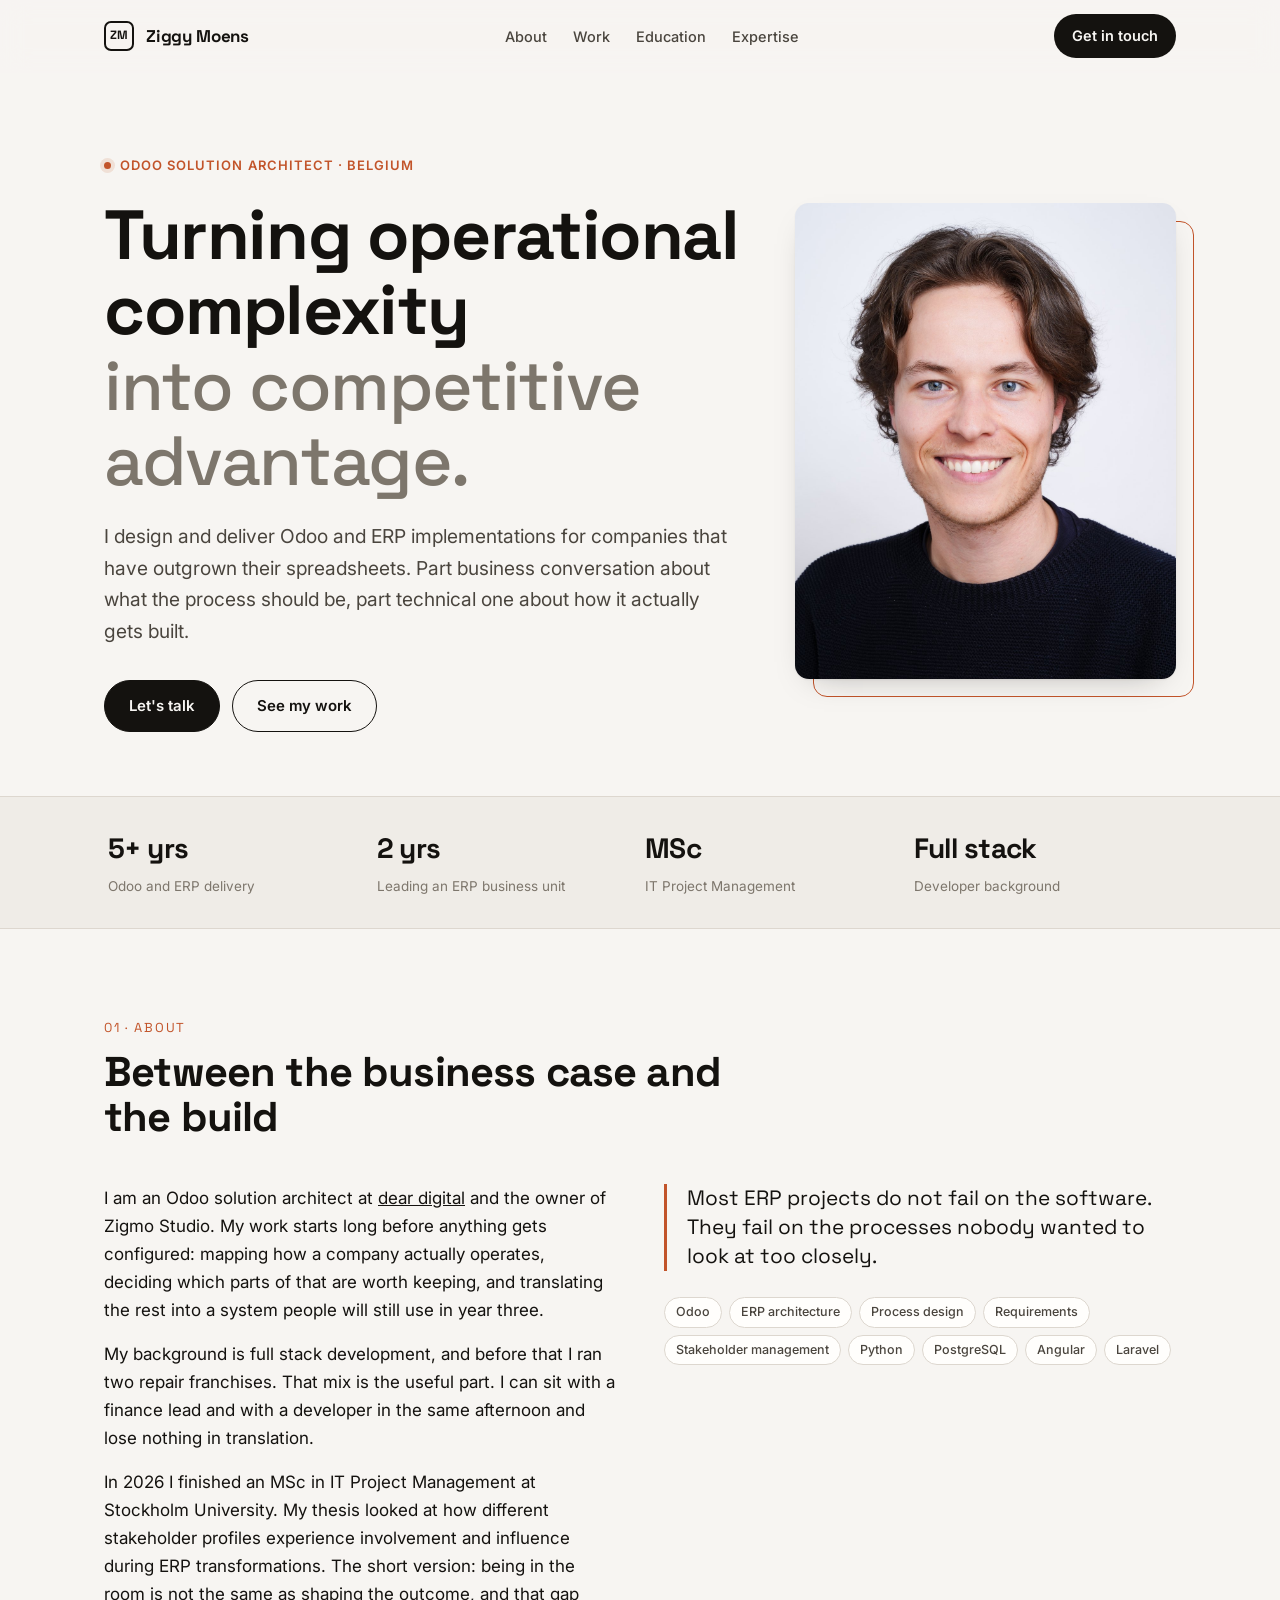
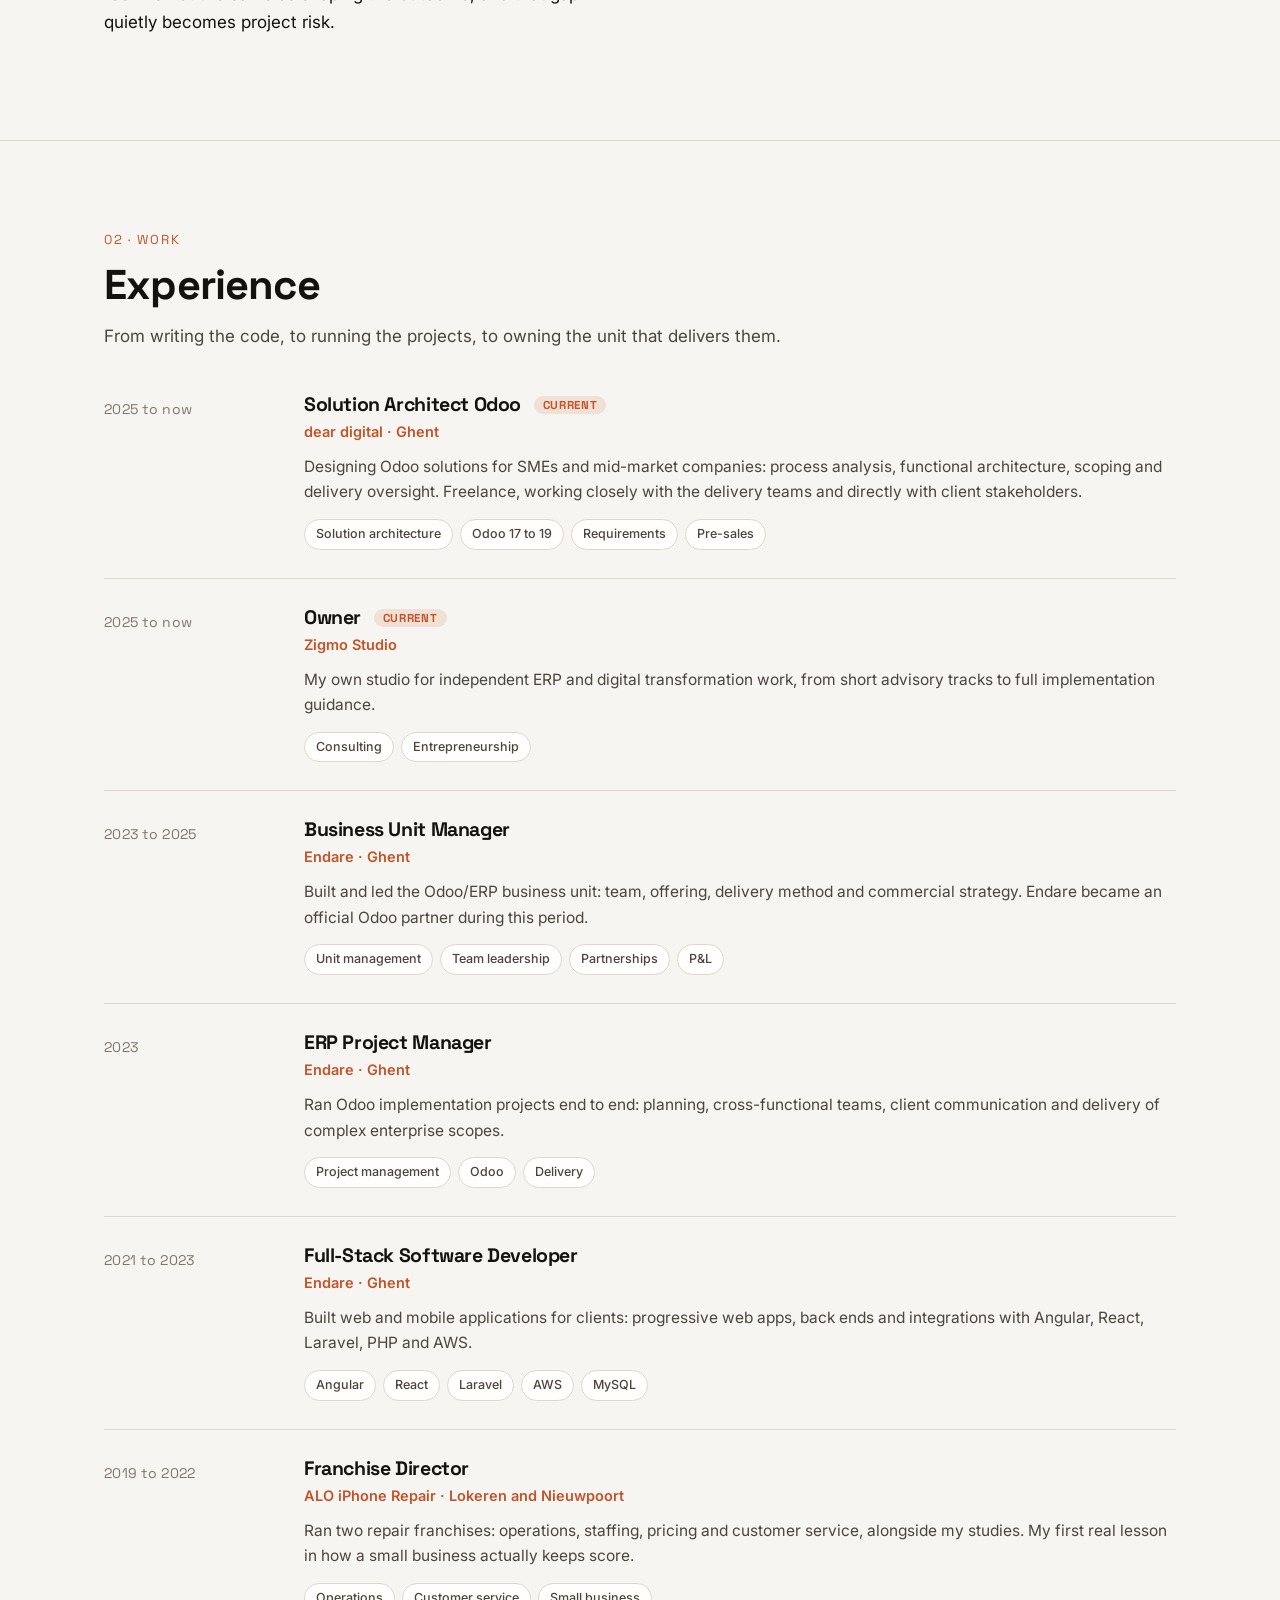
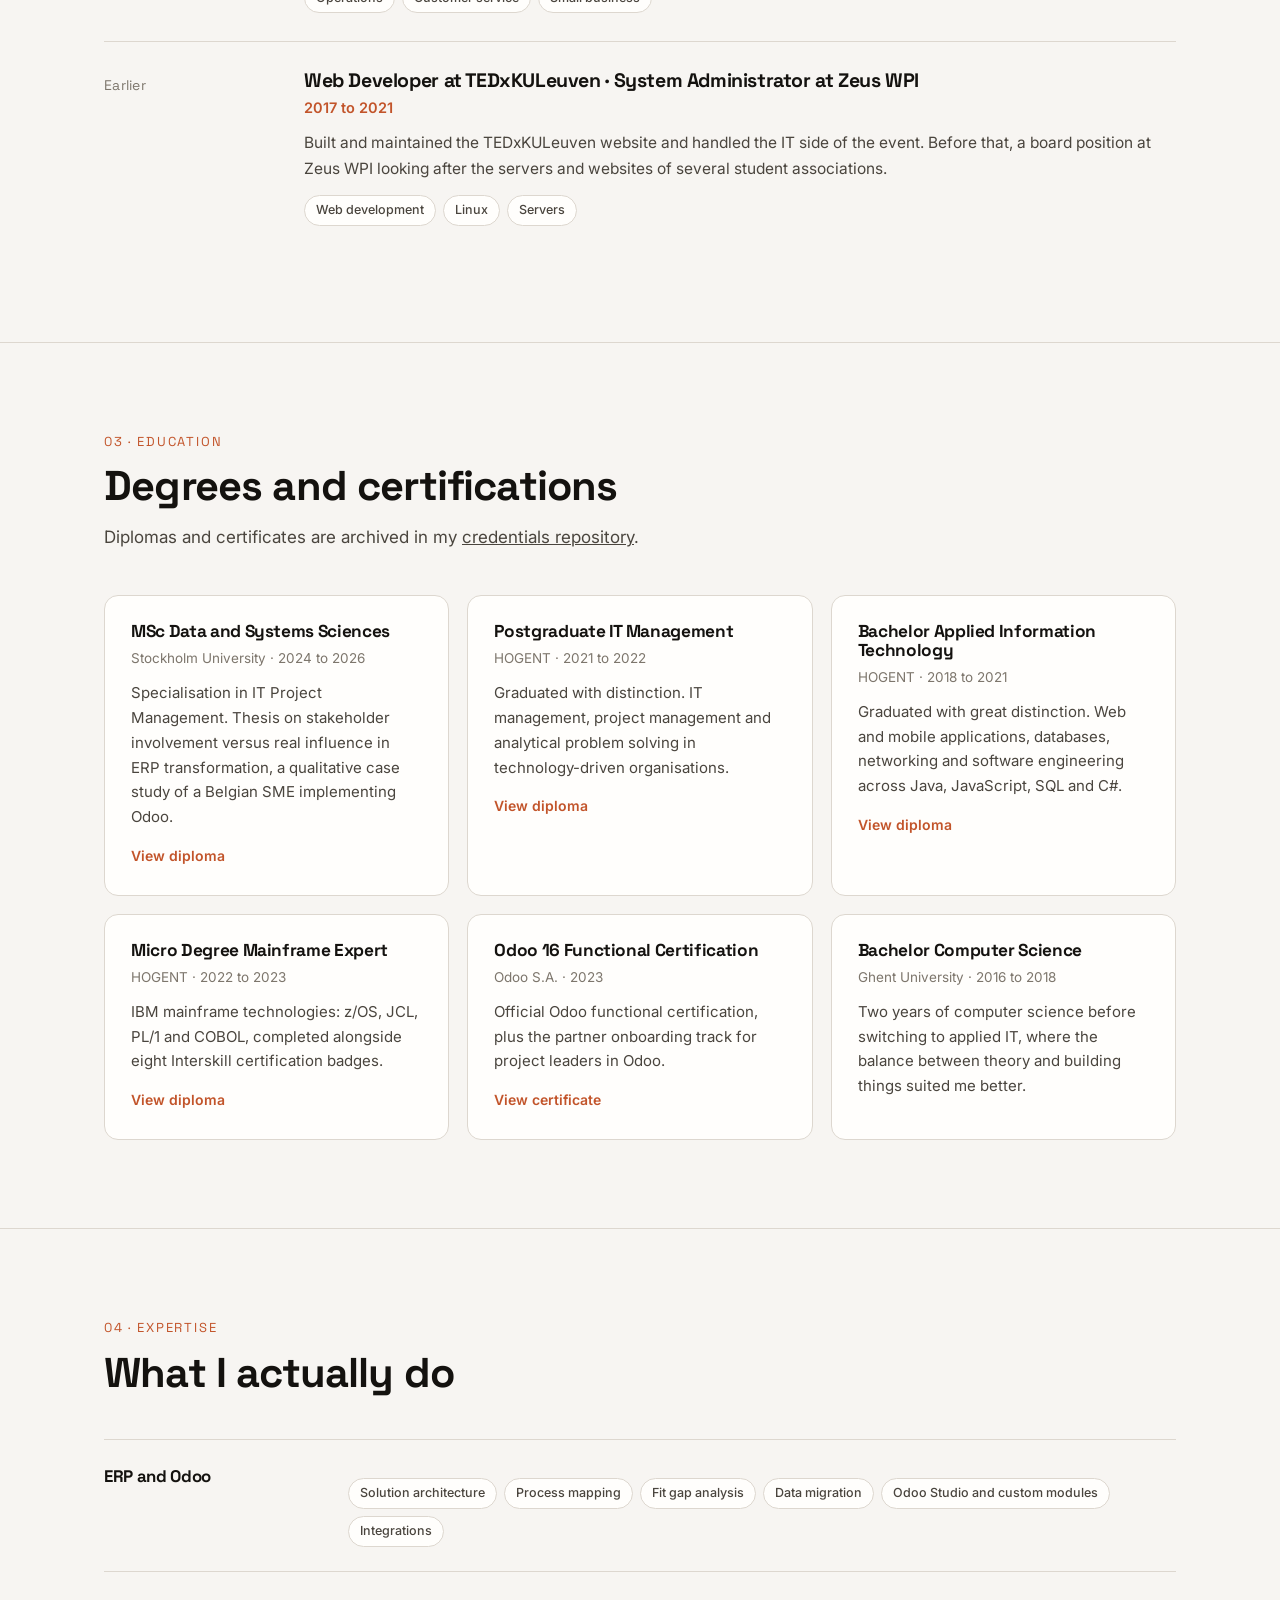
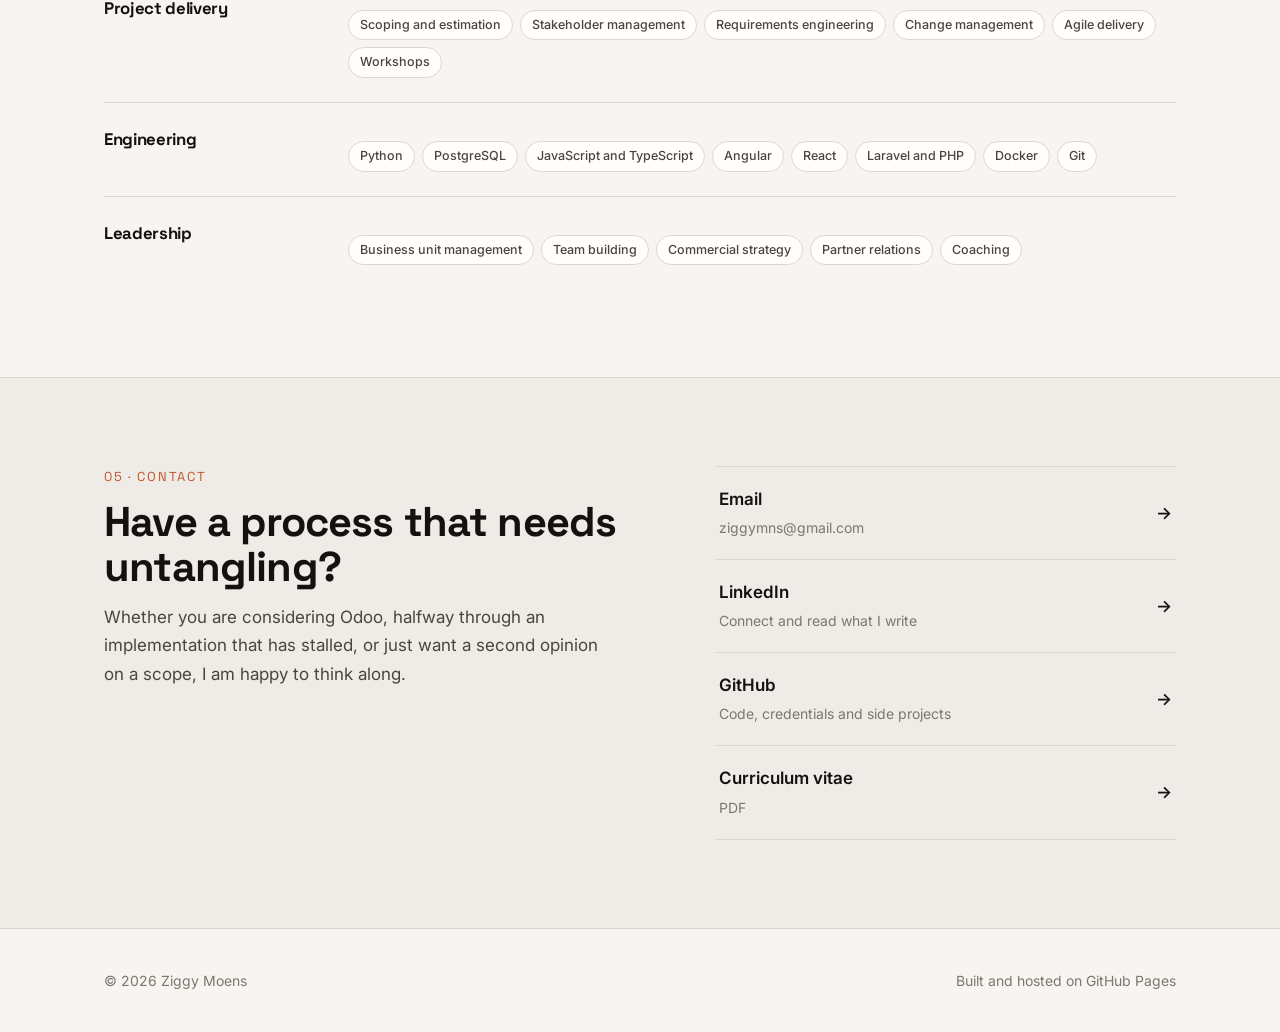
<file: index.html>
<!DOCTYPE html>
<html lang="en">
<head>
<meta charset="utf-8">
<meta name="viewport" content="width=device-width, initial-scale=1">
<title>Ziggy Moens · Odoo Solution Architect</title>
<meta name="description" content="Ziggy Moens is an Odoo solution architect in Belgium. I design and deliver ERP implementations for companies that have outgrown their spreadsheets.">
<meta name="author" content="Ziggy Moens">
<link rel="canonical" href="https://ziggymoens.github.io/">
<meta property="og:type" content="website">
<meta property="og:title" content="Ziggy Moens · Odoo Solution Architect">
<meta property="og:description" content="I design and deliver ERP implementations for companies that have outgrown their spreadsheets.">
<meta property="og:url" content="https://ziggymoens.github.io/">
<meta property="og:image" content="https://ziggymoens.github.io/assets/img/ziggy-og.jpg">
<meta name="twitter:card" content="summary_large_image">
<meta name="theme-color" content="#12100e">
<link rel="icon" href="assets/img/ZiggyMoensLogoBlack.png">
<link rel="apple-touch-icon" href="assets/img/ZiggyMoensLogoBlack.png">
<link rel="preconnect" href="https://fonts.googleapis.com">
<link rel="preconnect" href="https://fonts.gstatic.com" crossorigin>
<link href="https://fonts.googleapis.com/css2?family=Space+Grotesk:wght@500;600;700&family=Inter:wght@400;500;600&display=swap" rel="stylesheet">
<script type="application/ld+json">
{
  "@context": "https://schema.org",
  "@type": "Person",
  "name": "Ziggy Moens",
  "jobTitle": "Odoo Solution Architect",
  "url": "https://ziggymoens.github.io/",
  "email": "mailto:ziggymns@gmail.com",
  "address": { "@type": "PostalAddress", "addressCountry": "BE" },
  "worksFor": { "@type": "Organization", "name": "dear digital" },
  "alumniOf": [
    { "@type": "CollegeOrUniversity", "name": "Stockholm University" },
    { "@type": "CollegeOrUniversity", "name": "HOGENT" }
  ],
  "sameAs": [
    "https://www.linkedin.com/in/ziggymoens/",
    "https://github.com/ziggymoens"
  ]
}
</script>
<style>
:root{
  --paper:#f7f5f2;
  --paper-2:#efece7;
  --ink:#14120f;
  --ink-2:#4a453e;
  --ink-3:#7d766c;
  --line:#ddd7cf;
  --accent:#c2542a;
  --accent-soft:#f0e0d6;
  --card:#fffefc;
  --shadow:0 1px 2px rgba(20,18,15,.05), 0 12px 32px -18px rgba(20,18,15,.35);
  --radius:14px;
  --maxw:1120px;
  --display:"Space Grotesk", ui-sans-serif, system-ui, sans-serif;
  --sans:"Inter", ui-sans-serif, system-ui, -apple-system, "Segoe UI", sans-serif;
}
@media (prefers-color-scheme: dark){
  :root{
    --paper:#12100e;
    --paper-2:#191612;
    --ink:#f4f1ec;
    --ink-2:#bab3a8;
    --ink-3:#8c8478;
    --line:#2c2823;
    --accent:#e2743f;
    --accent-soft:#332014;
    --card:#191614;
    --shadow:0 1px 2px rgba(0,0,0,.4), 0 16px 40px -22px rgba(0,0,0,.9);
  }
}
*{box-sizing:border-box}
html{scroll-behavior:smooth; scroll-padding-top:88px}
@media (prefers-reduced-motion: reduce){ html{scroll-behavior:auto} }
body{
  margin:0; background:var(--paper); color:var(--ink);
  font-family:var(--sans); font-size:17px; line-height:1.65;
  -webkit-font-smoothing:antialiased; text-rendering:optimizeLegibility;
}
img{max-width:100%; height:auto; display:block}
a{color:inherit}
h1,h2,h3,h4{font-family:var(--display); font-weight:700; line-height:1.08; letter-spacing:-.02em; margin:0}
p{margin:0 0 1rem}
.wrap{width:100%; max-width:var(--maxw); margin-inline:auto; padding-inline:24px}
.skip{position:absolute; left:-9999px}
.skip:focus{left:16px; top:16px; z-index:99; background:var(--ink); color:var(--paper); padding:10px 16px; border-radius:8px}
:focus-visible{outline:2px solid var(--accent); outline-offset:3px; border-radius:4px}

/* header */
header{
  position:sticky; top:0; z-index:50;
  backdrop-filter:saturate(180%) blur(14px);
  background:color-mix(in srgb, var(--paper) 82%, transparent);
  border-bottom:1px solid transparent; transition:border-color .2s ease;
}
header.stuck{border-bottom-color:var(--line)}
.bar{display:flex; align-items:center; justify-content:space-between; gap:24px; height:72px}
.brand{display:flex; align-items:center; gap:12px; font-family:var(--display); font-weight:700; letter-spacing:-.01em; text-decoration:none}
.mark{width:30px; height:30px; border:2px solid var(--ink); border-radius:7px; display:grid; place-items:center; font-size:12px; letter-spacing:.02em; flex:0 0 auto}
nav ul{display:flex; gap:26px; list-style:none; margin:0; padding:0}
nav a{
  text-decoration:none; font-size:14.5px; font-weight:500; color:var(--ink-2);
  padding:6px 0; border-bottom:2px solid transparent; transition:color .15s, border-color .15s;
}
nav a:hover{color:var(--ink)}
nav a.active{color:var(--ink); border-bottom-color:var(--accent)}
.nav-cta{
  display:inline-flex; align-items:center; gap:8px; text-decoration:none;
  background:var(--ink); color:var(--paper); font-weight:600; font-size:14.5px;
  padding:10px 18px; border-radius:999px; transition:transform .15s ease, opacity .15s;
}
.nav-cta:hover{transform:translateY(-1px); opacity:.92}
@media (max-width:860px){ nav{display:none} }

/* hero */
.hero{padding:76px 0 64px; border-bottom:1px solid var(--line)}
.hero-grid{display:grid; grid-template-columns:1.25fr .75fr; gap:56px; align-items:center}
.eyebrow{
  display:inline-flex; align-items:center; gap:9px; font-size:13px; font-weight:600;
  letter-spacing:.08em; text-transform:uppercase; color:var(--accent); margin-bottom:22px;
}
.dot{width:7px; height:7px; border-radius:50%; background:var(--accent); box-shadow:0 0 0 4px var(--accent-soft)}
h1{font-size:clamp(2.6rem, 6vw, 4.35rem)}
h1 .thin{color:var(--ink-3); display:block; font-weight:500}
.lede{font-size:clamp(1.05rem, 1.7vw, 1.2rem); color:var(--ink-2); max-width:52ch; margin-top:22px}
.cta-row{display:flex; flex-wrap:wrap; gap:12px; margin-top:32px}
.btn{
  display:inline-flex; align-items:center; gap:9px; text-decoration:none; font-weight:600; font-size:15px;
  padding:13px 24px; border-radius:999px; border:1.5px solid var(--ink); transition:transform .15s ease, background .15s, color .15s;
}
.btn:hover{transform:translateY(-1px)}
.btn-primary{background:var(--ink); color:var(--paper)}
.btn-ghost{background:transparent; color:var(--ink)}
.btn-ghost:hover{background:var(--ink); color:var(--paper)}
.portrait{position:relative}
.portrait img{
  width:100%; aspect-ratio:4/5; object-fit:cover; object-position:center;
  border-radius:var(--radius); box-shadow:var(--shadow); position:relative; z-index:2;
}
.portrait::after{
  content:""; position:absolute; inset:18px -18px -18px 18px;
  border:1.5px solid var(--accent); border-radius:var(--radius); z-index:1;
}
@media (max-width:860px){
  .hero{padding:52px 0 46px}
  .hero-grid{grid-template-columns:1fr; gap:40px}
  .portrait{max-width:320px}
}

/* strip */
.strip{background:var(--paper-2); border-bottom:1px solid var(--line)}
.strip-grid{display:grid; grid-template-columns:repeat(4, 1fr); gap:2px}
.stat{padding:28px 4px}
.stat b{display:block; font-family:var(--display); font-size:1.75rem; letter-spacing:-.02em}
.stat span{font-size:13.5px; color:var(--ink-3)}
@media (max-width:760px){ .strip-grid{grid-template-columns:repeat(2,1fr)} }

/* sections */
section{padding:88px 0; border-bottom:1px solid var(--line)}
.sec-head{margin-bottom:44px; max-width:62ch}
.sec-num{font-family:var(--display); font-size:13px; color:var(--accent); letter-spacing:.14em; text-transform:uppercase; display:block; margin-bottom:12px}
h2{font-size:clamp(1.9rem, 3.4vw, 2.6rem)}
.sec-head p{color:var(--ink-2); margin-top:14px}
.two-col{display:grid; grid-template-columns:1fr 1fr; gap:48px}
@media (max-width:860px){ section{padding:64px 0} .two-col{grid-template-columns:1fr; gap:28px} }
.pull{font-family:var(--display); font-size:1.3rem; line-height:1.4; color:var(--ink); border-left:3px solid var(--accent); padding-left:20px}

/* timeline */
.tl{list-style:none; margin:0; padding:0}
.tl li{
  display:grid; grid-template-columns:172px 1fr; gap:28px;
  padding:28px 0; border-top:1px solid var(--line);
}
.tl li:first-child{border-top:none; padding-top:0}
.tl .when{font-family:var(--display); font-size:14px; color:var(--ink-3); letter-spacing:.02em; padding-top:4px}
.tl h3{font-size:1.22rem}
.tl .where{color:var(--accent); font-weight:600; font-size:14.5px; margin:5px 0 10px}
.tl p{color:var(--ink-2); margin:0; font-size:15.5px}
.tags{display:flex; flex-wrap:wrap; gap:7px; margin-top:14px}
.tag{
  font-size:12.5px; font-weight:500; color:var(--ink-2);
  border:1px solid var(--line); background:var(--card); padding:4px 11px; border-radius:999px;
}
.now{display:inline-block; font-size:11.5px; font-weight:700; letter-spacing:.06em; text-transform:uppercase;
  color:var(--accent); background:var(--accent-soft); padding:3px 9px; border-radius:999px; margin-left:8px; vertical-align:2px}
@media (max-width:700px){ .tl li{grid-template-columns:1fr; gap:8px} .tl .when{padding-top:0} }

/* cards */
.grid{display:grid; gap:18px}
.g3{grid-template-columns:repeat(3,1fr)}
.g2{grid-template-columns:repeat(2,1fr)}
@media (max-width:900px){ .g3{grid-template-columns:repeat(2,1fr)} }
@media (max-width:640px){ .g3,.g2{grid-template-columns:1fr} }
.card{
  background:var(--card); border:1px solid var(--line); border-radius:var(--radius);
  padding:26px; transition:transform .18s ease, box-shadow .18s ease, border-color .18s;
}
.card:hover{transform:translateY(-3px); box-shadow:var(--shadow); border-color:color-mix(in srgb, var(--accent) 40%, var(--line))}
.card h3{font-size:1.08rem; margin-bottom:6px}
.card .meta{font-size:13.5px; color:var(--ink-3); margin-bottom:12px}
.card p{font-size:15px; color:var(--ink-2); margin:0}
.card a.doc{display:inline-flex; align-items:center; gap:7px; margin-top:14px; font-size:14px; font-weight:600; color:var(--accent); text-decoration:none}
.card a.doc:hover{text-decoration:underline}

/* skills */
.skillset{display:grid; grid-template-columns:220px 1fr; gap:24px; padding:24px 0; border-top:1px solid var(--line)}
.skillset:first-of-type{border-top:none}
.skillset h3{font-size:1.05rem; padding-top:3px}
@media (max-width:700px){ .skillset{grid-template-columns:1fr; gap:10px} }

/* contact */
.contact{background:var(--paper-2)}
.contact-grid{display:grid; grid-template-columns:1.1fr .9fr; gap:48px; align-items:start}
@media (max-width:860px){ .contact-grid{grid-template-columns:1fr; gap:32px} }
.links{list-style:none; margin:0; padding:0}
.links li{border-top:1px solid var(--line)}
.links li:last-child{border-bottom:1px solid var(--line)}
.links a{
  display:flex; align-items:center; justify-content:space-between; gap:16px;
  padding:18px 4px; text-decoration:none; font-weight:600; transition:padding .18s ease, color .18s;
}
.links a:hover{padding-left:12px; color:var(--accent)}
.links .sub{font-weight:400; font-size:14px; color:var(--ink-3)}
.arrow{transition:transform .18s ease}
.links a:hover .arrow{transform:translateX(4px)}

footer{padding:40px 0; font-size:14px; color:var(--ink-3)}
.foot{display:flex; flex-wrap:wrap; gap:14px; justify-content:space-between; align-items:center}
footer a{text-decoration:none}
footer a:hover{color:var(--accent)}

.reveal{opacity:0; transform:translateY(14px)}
.reveal.in{opacity:1; transform:none; transition:opacity .55s ease, transform .55s ease}
@media (prefers-reduced-motion: reduce){ .reveal{opacity:1; transform:none} }
</style>
</head>
<body>
<a class="skip" href="#main">Skip to content</a>

<header id="site-header">
  <div class="wrap bar">
    <a class="brand" href="#top">
      <span class="mark" aria-hidden="true">ZM</span>
      <span>Ziggy Moens</span>
    </a>
    <nav aria-label="Primary">
      <ul>
        <li><a href="#about">About</a></li>
        <li><a href="#work">Work</a></li>
        <li><a href="#education">Education</a></li>
        <li><a href="#expertise">Expertise</a></li>
      </ul>
    </nav>
    <a class="nav-cta" href="#contact">Get in touch</a>
  </div>
</header>

<main id="main">
<div id="top"></div>

<section class="hero" style="border-bottom:1px solid var(--line)">
  <div class="wrap hero-grid">
    <div>
      <span class="eyebrow"><span class="dot"></span> Odoo solution architect · Belgium</span>
      <h1>Turning operational complexity <span class="thin">into competitive advantage.</span></h1>
      <p class="lede">I design and deliver Odoo and ERP implementations for companies that have outgrown their spreadsheets. Part business conversation about what the process should be, part technical one about how it actually gets built.</p>
      <div class="cta-row">
        <a class="btn btn-primary" href="#contact">Let's talk</a>
        <a class="btn btn-ghost" href="#work">See my work</a>
      </div>
    </div>
    <div class="portrait">
      <img src="assets/img/ziggy-headshot.jpg" width="1200" height="1500" alt="Portrait of Ziggy Moens" loading="eager">
    </div>
  </div>
</section>

<div class="strip">
  <div class="wrap strip-grid">
    <div class="stat"><b>5+ yrs</b><span>Odoo and ERP delivery</span></div>
    <div class="stat"><b>2 yrs</b><span>Leading an ERP business unit</span></div>
    <div class="stat"><b>MSc</b><span>IT Project Management</span></div>
    <div class="stat"><b>Full stack</b><span>Developer background</span></div>
  </div>
</div>

<section id="about" class="reveal">
  <div class="wrap">
    <div class="sec-head">
      <span class="sec-num">01 · About</span>
      <h2>Between the business case and the build</h2>
    </div>
    <div class="two-col">
      <div>
        <p>I am an Odoo solution architect at <a href="https://www.deardigital.com">dear digital</a> and the owner of Zigmo Studio. My work starts long before anything gets configured: mapping how a company actually operates, deciding which parts of that are worth keeping, and translating the rest into a system people will still use in year three.</p>
        <p>My background is full stack development, and before that I ran two repair franchises. That mix is the useful part. I can sit with a finance lead and with a developer in the same afternoon and lose nothing in translation.</p>
        <p>In 2026 I finished an MSc in IT Project Management at Stockholm University. My thesis looked at how different stakeholder profiles experience involvement and influence during ERP transformations. The short version: being in the room is not the same as shaping the outcome, and that gap quietly becomes project risk.</p>
      </div>
      <div>
        <p class="pull">Most ERP projects do not fail on the software. They fail on the processes nobody wanted to look at too closely.</p>
        <div class="tags" style="margin-top:26px">
          <span class="tag">Odoo</span><span class="tag">ERP architecture</span><span class="tag">Process design</span>
          <span class="tag">Requirements</span><span class="tag">Stakeholder management</span><span class="tag">Python</span>
          <span class="tag">PostgreSQL</span><span class="tag">Angular</span><span class="tag">Laravel</span>
        </div>
      </div>
    </div>
  </div>
</section>

<section id="work" class="reveal">
  <div class="wrap">
    <div class="sec-head">
      <span class="sec-num">02 · Work</span>
      <h2>Experience</h2>
      <p>From writing the code, to running the projects, to owning the unit that delivers them.</p>
    </div>
    <ul class="tl">
      <li>
        <div class="when">2025 to now</div>
        <div>
          <h3>Solution Architect Odoo <span class="now">Current</span></h3>
          <div class="where">dear digital · Ghent</div>
          <p>Designing Odoo solutions for SMEs and mid-market companies: process analysis, functional architecture, scoping and delivery oversight. Freelance, working closely with the delivery teams and directly with client stakeholders.</p>
          <div class="tags"><span class="tag">Solution architecture</span><span class="tag">Odoo 17 to 19</span><span class="tag">Requirements</span><span class="tag">Pre-sales</span></div>
        </div>
      </li>
      <li>
        <div class="when">2025 to now</div>
        <div>
          <h3>Owner <span class="now">Current</span></h3>
          <div class="where">Zigmo Studio</div>
          <p>My own studio for independent ERP and digital transformation work, from short advisory tracks to full implementation guidance.</p>
          <div class="tags"><span class="tag">Consulting</span><span class="tag">Entrepreneurship</span></div>
        </div>
      </li>
      <li>
        <div class="when">2023 to 2025</div>
        <div>
          <h3>Business Unit Manager</h3>
          <div class="where">Endare · Ghent</div>
          <p>Built and led the Odoo/ERP business unit: team, offering, delivery method and commercial strategy. Endare became an official Odoo partner during this period.</p>
          <div class="tags"><span class="tag">Unit management</span><span class="tag">Team leadership</span><span class="tag">Partnerships</span><span class="tag">P&amp;L</span></div>
        </div>
      </li>
      <li>
        <div class="when">2023</div>
        <div>
          <h3>ERP Project Manager</h3>
          <div class="where">Endare · Ghent</div>
          <p>Ran Odoo implementation projects end to end: planning, cross-functional teams, client communication and delivery of complex enterprise scopes.</p>
          <div class="tags"><span class="tag">Project management</span><span class="tag">Odoo</span><span class="tag">Delivery</span></div>
        </div>
      </li>
      <li>
        <div class="when">2021 to 2023</div>
        <div>
          <h3>Full-Stack Software Developer</h3>
          <div class="where">Endare · Ghent</div>
          <p>Built web and mobile applications for clients: progressive web apps, back ends and integrations with Angular, React, Laravel, PHP and AWS.</p>
          <div class="tags"><span class="tag">Angular</span><span class="tag">React</span><span class="tag">Laravel</span><span class="tag">AWS</span><span class="tag">MySQL</span></div>
        </div>
      </li>
      <li>
        <div class="when">2019 to 2022</div>
        <div>
          <h3>Franchise Director</h3>
          <div class="where">ALO iPhone Repair · Lokeren and Nieuwpoort</div>
          <p>Ran two repair franchises: operations, staffing, pricing and customer service, alongside my studies. My first real lesson in how a small business actually keeps score.</p>
          <div class="tags"><span class="tag">Operations</span><span class="tag">Customer service</span><span class="tag">Small business</span></div>
        </div>
      </li>
      <li>
        <div class="when">Earlier</div>
        <div>
          <h3>Web Developer at TEDxKULeuven · System Administrator at Zeus WPI</h3>
          <div class="where">2017 to 2021</div>
          <p>Built and maintained the TEDxKULeuven website and handled the IT side of the event. Before that, a board position at Zeus WPI looking after the servers and websites of several student associations.</p>
          <div class="tags"><span class="tag">Web development</span><span class="tag">Linux</span><span class="tag">Servers</span></div>
        </div>
      </li>
    </ul>
  </div>
</section>

<section id="education" class="reveal">
  <div class="wrap">
    <div class="sec-head">
      <span class="sec-num">03 · Education</span>
      <h2>Degrees and certifications</h2>
      <p>Diplomas and certificates are archived in my <a href="https://github.com/ziggymoens/ziggymoens">credentials repository</a>.</p>
    </div>
    <div class="grid g3">
      <div class="card">
        <h3>MSc Data and Systems Sciences</h3>
        <div class="meta">Stockholm University · 2024 to 2026</div>
        <p>Specialisation in IT Project Management. Thesis on stakeholder involvement versus real influence in ERP transformation, a qualitative case study of a Belgian SME implementing Odoo.</p>
        <a class="doc" href="https://github.com/ziggymoens/ziggymoens/blob/main/education/MasterofScience-ITProjectManagement/Filosofie-Magisterexamen.pdf">View diploma</a>
      </div>
      <div class="card">
        <h3>Postgraduate IT Management</h3>
        <div class="meta">HOGENT · 2021 to 2022</div>
        <p>Graduated with distinction. IT management, project management and analytical problem solving in technology-driven organisations.</p>
        <a class="doc" href="https://github.com/ziggymoens/ziggymoens/blob/main/education/ITManagement/IT-Management-en.pdf">View diploma</a>
      </div>
      <div class="card">
        <h3>Bachelor Applied Information Technology</h3>
        <div class="meta">HOGENT · 2018 to 2021</div>
        <p>Graduated with great distinction. Web and mobile applications, databases, networking and software engineering across Java, JavaScript, SQL and C#.</p>
        <a class="doc" href="https://github.com/ziggymoens/ziggymoens/blob/main/education/AppliedInformationTechnology/Applied-Information-Technology-en.pdf">View diploma</a>
      </div>
      <div class="card">
        <h3>Micro Degree Mainframe Expert</h3>
        <div class="meta">HOGENT · 2022 to 2023</div>
        <p>IBM mainframe technologies: z/OS, JCL, PL/1 and COBOL, completed alongside eight Interskill certification badges.</p>
        <a class="doc" href="https://github.com/ziggymoens/ziggymoens/blob/main/education/MainframeExpert/Mainframe-expert.pdf">View diploma</a>
      </div>
      <div class="card">
        <h3>Odoo 16 Functional Certification</h3>
        <div class="meta">Odoo S.A. · 2023</div>
        <p>Official Odoo functional certification, plus the partner onboarding track for project leaders in Odoo.</p>
        <a class="doc" href="https://github.com/ziggymoens/ziggymoens/blob/main/certificates/Certification.pdf">View certificate</a>
      </div>
      <div class="card">
        <h3>Bachelor Computer Science</h3>
        <div class="meta">Ghent University · 2016 to 2018</div>
        <p>Two years of computer science before switching to applied IT, where the balance between theory and building things suited me better.</p>
      </div>
    </div>
  </div>
</section>

<section id="expertise" class="reveal">
  <div class="wrap">
    <div class="sec-head">
      <span class="sec-num">04 · Expertise</span>
      <h2>What I actually do</h2>
    </div>
    <div class="skillset">
      <h3>ERP and Odoo</h3>
      <div class="tags">
        <span class="tag">Solution architecture</span><span class="tag">Process mapping</span><span class="tag">Fit gap analysis</span>
        <span class="tag">Data migration</span><span class="tag">Odoo Studio and custom modules</span><span class="tag">Integrations</span>
      </div>
    </div>
    <div class="skillset">
      <h3>Project delivery</h3>
      <div class="tags">
        <span class="tag">Scoping and estimation</span><span class="tag">Stakeholder management</span><span class="tag">Requirements engineering</span>
        <span class="tag">Change management</span><span class="tag">Agile delivery</span><span class="tag">Workshops</span>
      </div>
    </div>
    <div class="skillset">
      <h3>Engineering</h3>
      <div class="tags">
        <span class="tag">Python</span><span class="tag">PostgreSQL</span><span class="tag">JavaScript and TypeScript</span>
        <span class="tag">Angular</span><span class="tag">React</span><span class="tag">Laravel and PHP</span><span class="tag">Docker</span><span class="tag">Git</span>
      </div>
    </div>
    <div class="skillset">
      <h3>Leadership</h3>
      <div class="tags">
        <span class="tag">Business unit management</span><span class="tag">Team building</span><span class="tag">Commercial strategy</span>
        <span class="tag">Partner relations</span><span class="tag">Coaching</span>
      </div>
    </div>
  </div>
</section>

<section id="contact" class="contact reveal">
  <div class="wrap contact-grid">
    <div>
      <span class="sec-num">05 · Contact</span>
      <h2>Have a process that needs untangling?</h2>
      <p style="color:var(--ink-2); margin-top:14px; max-width:46ch">Whether you are considering Odoo, halfway through an implementation that has stalled, or just want a second opinion on a scope, I am happy to think along.</p>
    </div>
    <ul class="links">
      <li><a href="mailto:ziggymns@gmail.com"><span>Email<br><span class="sub">ziggymns@gmail.com</span></span><span class="arrow">&rarr;</span></a></li>
      <li><a href="https://www.linkedin.com/in/ziggymoens/"><span>LinkedIn<br><span class="sub">Connect and read what I write</span></span><span class="arrow">&rarr;</span></a></li>
      <li><a href="https://github.com/ziggymoens"><span>GitHub<br><span class="sub">Code, credentials and side projects</span></span><span class="arrow">&rarr;</span></a></li>
      <li><a href="https://github.com/ziggymoens/ziggymoens/blob/main/CurriculumVitae.pdf"><span>Curriculum vitae<br><span class="sub">PDF</span></span><span class="arrow">&rarr;</span></a></li>
    </ul>
  </div>
</section>
</main>

<footer>
  <div class="wrap foot">
    <span>&copy; 2026 Ziggy Moens</span>
    <span>Built and hosted on <a href="https://github.com/ziggymoens/ziggymoens.github.io">GitHub Pages</a></span>
  </div>
</footer>

<script>
(function(){
  var header = document.getElementById('site-header');
  var sections = Array.prototype.slice.call(document.querySelectorAll('section[id]'));
  var navLinks = Array.prototype.slice.call(document.querySelectorAll('nav a'));

  function onScroll(){
    header.classList.toggle('stuck', window.scrollY > 8);
  }
  onScroll();
  window.addEventListener('scroll', onScroll, {passive:true});

  if ('IntersectionObserver' in window) {
    var spy = new IntersectionObserver(function(entries){
      entries.forEach(function(e){
        if (!e.isIntersecting) return;
        navLinks.forEach(function(a){
          a.classList.toggle('active', a.getAttribute('href') === '#' + e.target.id);
        });
      });
    }, {rootMargin:'-45% 0px -50% 0px'});
    sections.forEach(function(s){ spy.observe(s); });

    var reveal = new IntersectionObserver(function(entries, obs){
      entries.forEach(function(e){
        if (e.isIntersecting){ e.target.classList.add('in'); obs.unobserve(e.target); }
      });
    }, {rootMargin:'0px 0px -8% 0px'});
    document.querySelectorAll('.reveal').forEach(function(el){ reveal.observe(el); });
  } else {
    document.querySelectorAll('.reveal').forEach(function(el){ el.classList.add('in'); });
  }
})();
</script>
</body>
</html>
</file>
